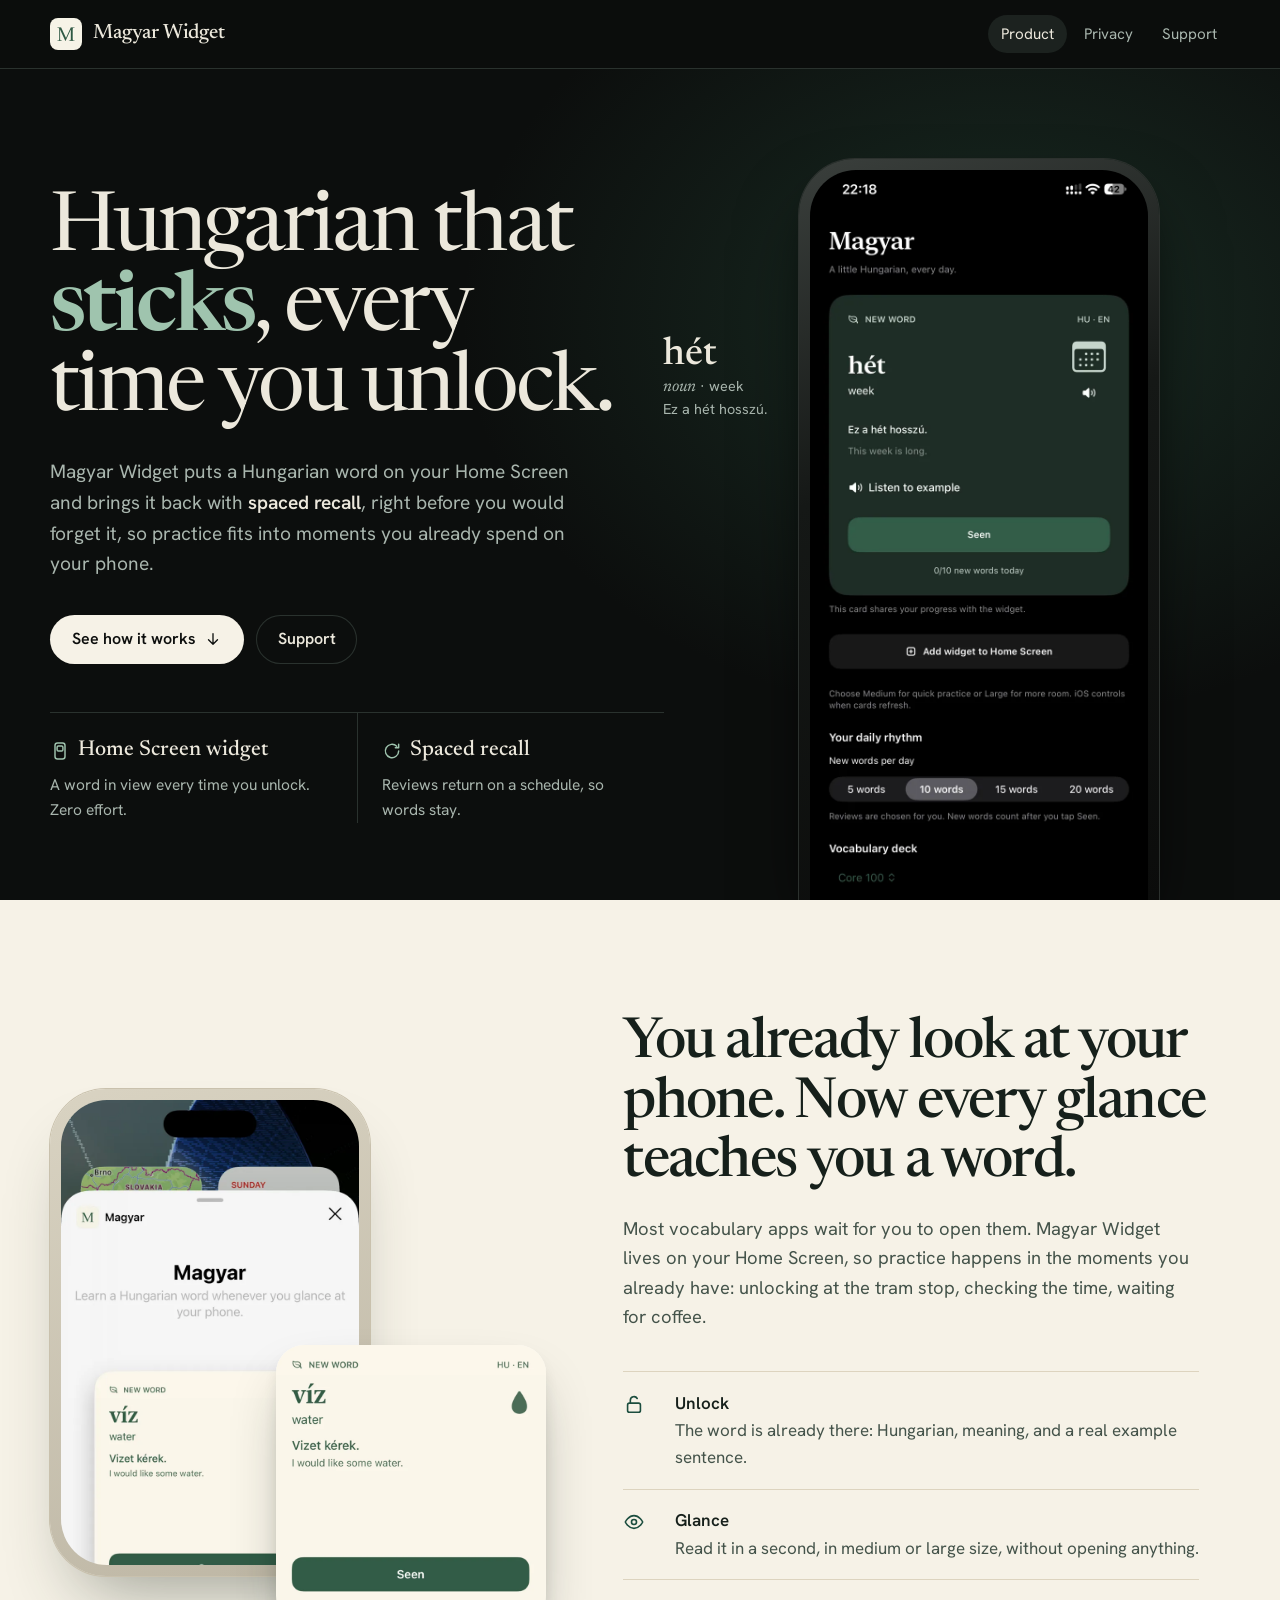
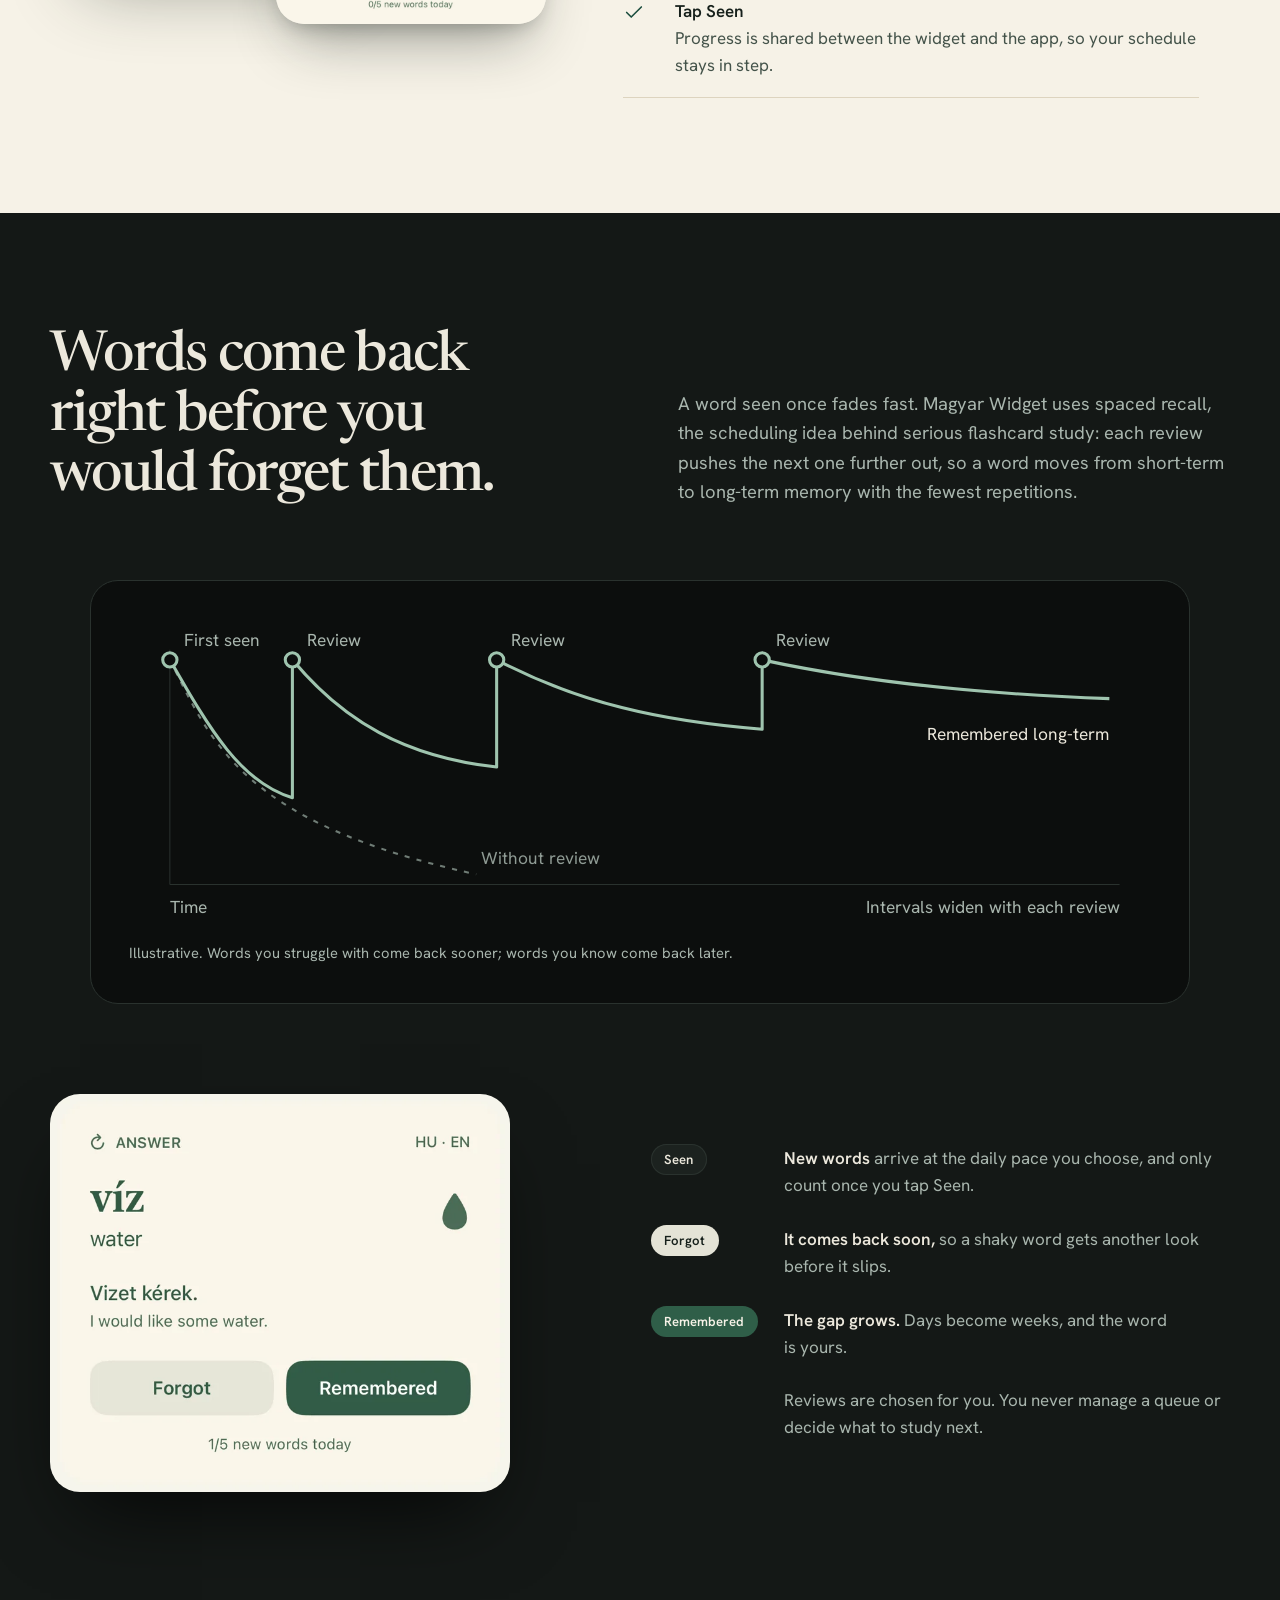
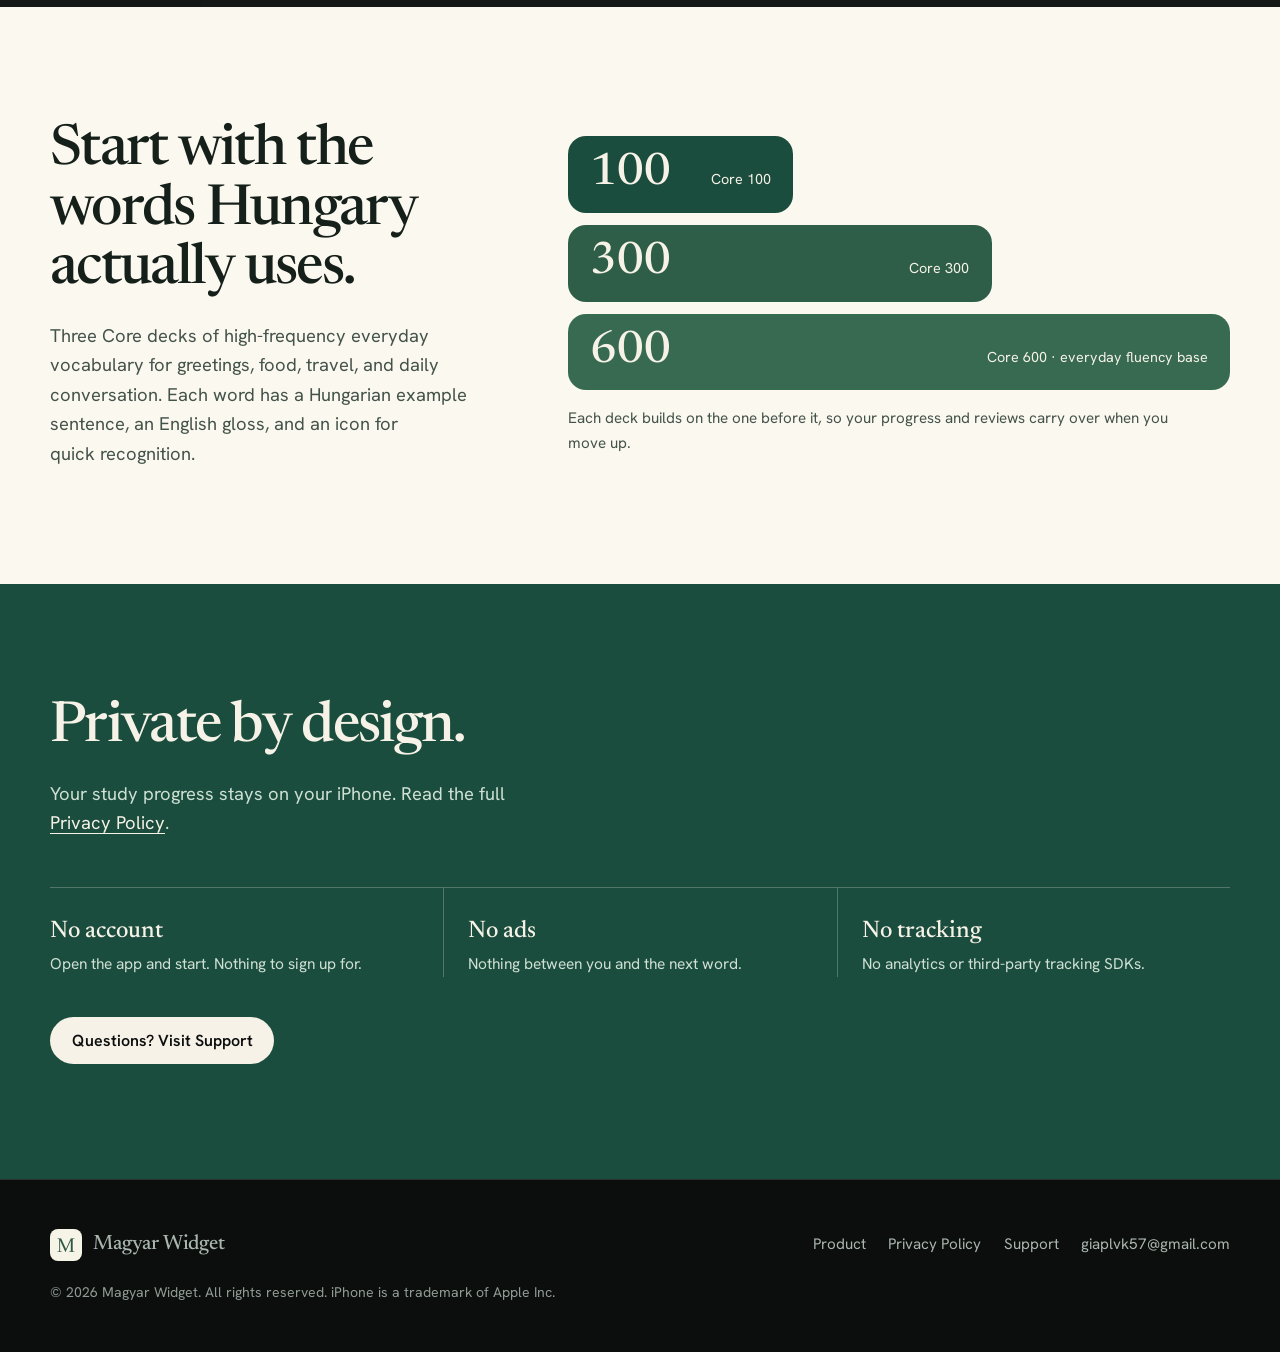
<file: index.html>
<!doctype html>
<html lang="en">
<head>
<meta charset="utf-8">
<meta name="viewport" content="width=device-width,initial-scale=1">
<title>Magyar Widget — Hungarian words that stick, on your Home Screen</title>
<meta name="description" content="Magyar Widget teaches everyday Hungarian with spaced recall and a Home Screen widget. See a word every time you unlock your iPhone.">
<meta name="theme-color" content="#0c0e0d">
<link rel="icon" type="image/png" href="assets/img/icon-64.png">
<link rel="apple-touch-icon" href="assets/img/icon-192.png">
<link rel="preload" href="assets/fonts/newsreader-latin.woff2" as="font" type="font/woff2" crossorigin>
<link rel="preload" href="assets/fonts/hanken-latin.woff2" as="font" type="font/woff2" crossorigin>
<link rel="stylesheet" href="style.css">
</head>
<body>
<a class="skip" href="#main">Skip to content</a>
<header class="site-header">
  <div class="wrap header-inner">
    <a class="brand" href="index.html"><img src="assets/img/icon-64.png" alt="" width="32" height="32"><span>Magyar Widget</span></a>
    <nav class="nav" aria-label="Main"><a href="index.html" aria-current="page">Product</a><a href="privacy.html">Privacy</a><a href="support.html">Support</a></nav>
  </div>
</header>
<main id="main">
<section class="hero">
  <div class="wrap hero-grid">
    <div class="hero-copy">
      <h1>Hungarian that <em>sticks</em>, every time you unlock.</h1>
      <p class="lede">Magyar Widget puts a Hungarian word on your Home Screen and brings it back with <strong>spaced recall</strong>, right before you would forget it, so practice fits into moments you already spend on your phone.</p>
      <div class="actions">
        <a class="btn btn-primary" href="#widget">See how it works <svg viewBox="0 0 24 24" fill="none" stroke="currentColor" stroke-width="1.75" stroke-linecap="round" stroke-linejoin="round" aria-hidden="true"><path d="M12 5v14M6 13l6 6 6-6"/></svg></a>
        <a class="btn btn-ghost" href="support.html">Support</a>
      </div>
      <div class="usp-pair">
        <a href="#widget"><b><svg viewBox="0 0 24 24" fill="none" stroke="currentColor" stroke-width="1.75" stroke-linecap="round" stroke-linejoin="round" aria-hidden="true"><rect x="6" y="2.5" width="12" height="19" rx="3"/><rect x="8.5" y="6" width="7" height="6" rx="1.5"/></svg>Home Screen widget</b><span>A word in view every time you unlock. Zero effort.</span></a>
        <a href="#recall"><b><svg viewBox="0 0 24 24" fill="none" stroke="currentColor" stroke-width="1.75" stroke-linecap="round" stroke-linejoin="round" aria-hidden="true"><path d="M20 12a8 8 0 1 1-2.34-5.66"/><path d="M20 4v4h-4"/></svg>Spaced recall</b><span>Reviews return on a schedule, so words stay.</span></a>
      </div>
    </div>
    <div class="hero-visual">
      <p class="entry" aria-hidden="true"><span class="hu">hét</span><i>noun</i> · week<br>Ez a hét hosszú.</p>
      <div class="device"><img src="assets/img/app-study.webp" width="720" height="1557" alt="Magyar Widget study screen showing the word hét, meaning week, with the example sentence Ez a hét hosszú and a Seen button."></div>
    </div>
  </div>
</section>

<section class="section light" id="widget">
  <div class="wrap widget-grid">
    <div class="widget-visual">
      <div class="device light-frame crop"><img src="assets/img/widget-gallery.webp" width="720" height="1565" alt="The iOS Add Widget gallery previewing the Magyar widget with the word víz, water." ></div>
      <img class="float-card" src="assets/img/widget-card.webp" width="720" height="743" alt="Close-up of the widget: víz, water. Vizet kérek. I would like some water." >
    </div>
    <div class="widget-copy">
      <h2 class="h2">You already look at your phone. Now every glance teaches you a word.</h2>
      <p class="body-lg">Most vocabulary apps wait for you to open them. Magyar Widget lives on your Home Screen, so practice happens in the moments you already have: unlocking at the tram stop, checking the time, waiting for coffee.</p>
      <ul class="unlock">
        <li><svg viewBox="0 0 24 24" fill="none" stroke="currentColor" stroke-width="1.75" stroke-linecap="round" stroke-linejoin="round" aria-hidden="true"><rect x="5" y="11" width="14" height="10" rx="2"/><path d="M8 11V8a4 4 0 0 1 7.5-2"/></svg><div><b>Unlock</b><span>The word is already there: Hungarian, meaning, and a real example sentence.</span></div></li>
        <li><svg viewBox="0 0 24 24" fill="none" stroke="currentColor" stroke-width="1.75" stroke-linecap="round" stroke-linejoin="round" aria-hidden="true"><path d="M2.5 12S6 5 12 5s9.5 7 9.5 7-3.5 7-9.5 7-9.5-7-9.5-7Z"/><circle cx="12" cy="12" r="2.75"/></svg><div><b>Glance</b><span>Read it in a second, in medium or large size, without opening anything.</span></div></li>
        <li><svg viewBox="0 0 24 24" fill="none" stroke="currentColor" stroke-width="1.75" stroke-linecap="round" stroke-linejoin="round" aria-hidden="true"><path d="M4 12.5 9 17.5 20 6.5"/></svg><div><b>Tap Seen</b><span>Progress is shared between the widget and the app, so your schedule stays in step.</span></div></li>
      </ul>
    </div>
  </div>
</section>

<section class="section recall" id="recall">
  <div class="wrap">
    <div class="recall-head">
      <h2 class="h2">Words come back right before you would forget them.</h2>
      <p class="body-lg">A word seen once fades fast. Magyar Widget uses spaced recall, the scheduling idea behind serious flashcard study: each review pushes the next one further out, so a word moves from short-term to long-term memory with the fewest repetitions.</p>
    </div>
    <figure class="curve">
      <svg viewBox="0 0 1000 300" role="img" aria-labelledby="curve-title">
        <title id="curve-title">Illustration: without review, memory of a word fades quickly. With spaced reviews at widening intervals, each decline is slower and memory stays high.</title>
        <g stroke="#2a322e" stroke-width="1"><path d="M40 260H970"/><path d="M40 30V260"/></g>
        <path d="M40 40C80 120 110 200 340 250" fill="none" stroke="#6f7c75" stroke-width="2" stroke-dasharray="5 7"/>
        <path d="M40 40C80 110 110 160 160 175L160 40C210 100 270 135 360 145L360 40C440 82 520 100 620 108L620 40C730 64 850 74 960 78" fill="none" stroke="#9fc4ae" stroke-width="3" stroke-linejoin="round"/>
        <g fill="#0c0e0d" stroke="#9fc4ae" stroke-width="3"><circle cx="40" cy="40" r="7"/><circle cx="160" cy="40" r="7"/><circle cx="360" cy="40" r="7"/><circle cx="620" cy="40" r="7"/></g>
        <g font-family="Hanken Grotesk, sans-serif" font-size="17" fill="#a9b6ae">
          <g class="minor"><text x="54" y="26">First seen</text><text x="174" y="26">Review</text><text x="374" y="26">Review</text><text x="634" y="26">Review</text></g>
          <text class="major" x="345" y="240" fill="#8f9b94">Without review</text>
          <text class="major" x="960" y="118" text-anchor="end" fill="#ece8dc">Remembered long-term</text>
          <g class="minor"><text x="40" y="288">Time</text><text x="970" y="288" text-anchor="end">Intervals widen with each review</text></g>
        </g>
      </svg>
      <figcaption>Illustrative. Words you struggle with come back sooner; words you know come back later.</figcaption>
    </figure>
    <div class="recall-split">
      <img class="recall-card" src="assets/img/recall-card.webp" width="740" height="640" alt="A review card for víz, water, with Forgot and Remembered buttons." >
      <div class="loop">
        <div><span class="tag tag-seen">Seen</span><p><b>New words</b> arrive at the daily pace you choose, and only count once you tap Seen.</p></div>
        <div><span class="tag tag-forgot">Forgot</span><p><b>It comes back soon,</b> so a shaky word gets another look before it slips.</p></div>
        <div><span class="tag tag-remembered">Remembered</span><p><b>The gap grows.</b> Days become weeks, and the word is yours.</p></div>
        <p>Reviews are chosen for you. You never manage a queue or decide what to study next.</p>
      </div>
    </div>
  </div>
</section>

<section class="section paper" id="decks">
  <div class="wrap decks-grid">
    <div>
      <h2 class="h2">Start with the words Hungary actually uses.</h2>
      <p class="body-lg">Three Core decks of high-frequency everyday vocabulary for greetings, food, travel, and daily conversation. Each word has a Hungarian example sentence, an English gloss, and an icon for quick recognition.</p>
    </div>
    <div>
      <div class="nest" role="list">
        <div role="listitem"><span class="n">100</span><span class="l">Core 100</span></div>
        <div role="listitem"><span class="n">300</span><span class="l">Core 300</span></div>
        <div role="listitem"><span class="n">600</span><span class="l">Core 600 · everyday fluency base</span></div>
      </div>
      <p class="decks-note">Each deck builds on the one before it, so your progress and reviews carry over when you move up.</p>
    </div>
  </div>
</section>

<section class="section forest">
  <div class="wrap">
    <h2 class="h2">Private by design.</h2>
    <p class="body-lg">Your study progress stays on your iPhone. Read the full <a href="privacy.html">Privacy Policy</a>.</p>
    <div class="promise">
      <div><b>No account</b><span>Open the app and start. Nothing to sign up for.</span></div>
      <div><b>No ads</b><span>Nothing between you and the next word.</span></div>
      <div><b>No tracking</b><span>No analytics or third-party tracking SDKs.</span></div>
    </div>
    <a class="btn btn-primary" href="support.html">Questions? Visit Support</a>
  </div>
</section>
</main>
<footer class="site-footer">
  <div class="wrap footer-inner">
    <a class="brand" href="index.html"><img src="assets/img/icon-64.png" alt="" width="32" height="32"><span>Magyar Widget</span></a>
    <nav class="footer-links" aria-label="Footer"><a href="index.html">Product</a><a href="privacy.html">Privacy Policy</a><a href="support.html">Support</a><a href="mailto:giaplvk57@gmail.com">giaplvk57@gmail.com</a></nav>
    <p class="footer-copy">© 2026 Magyar Widget. All rights reserved. iPhone is a trademark of Apple Inc.</p>
  </div>
</footer>
</body>
</html>
</file>
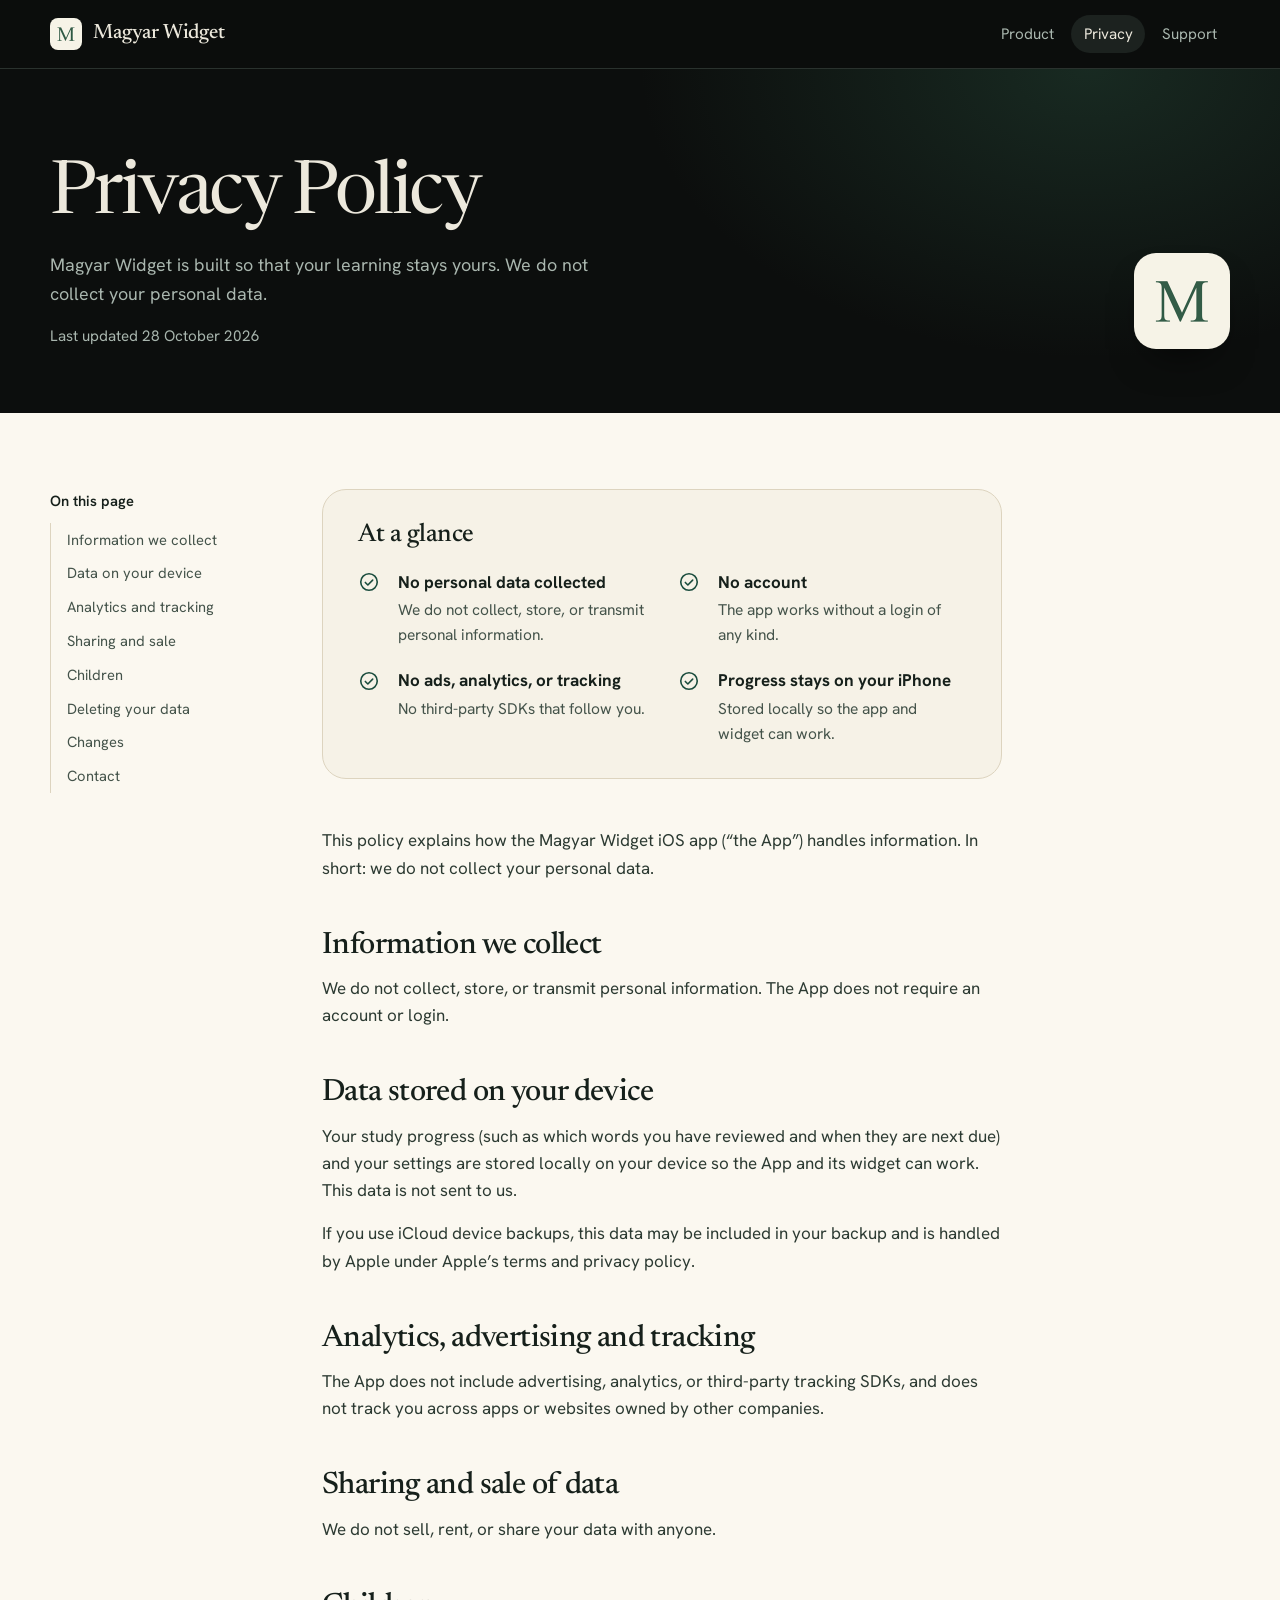
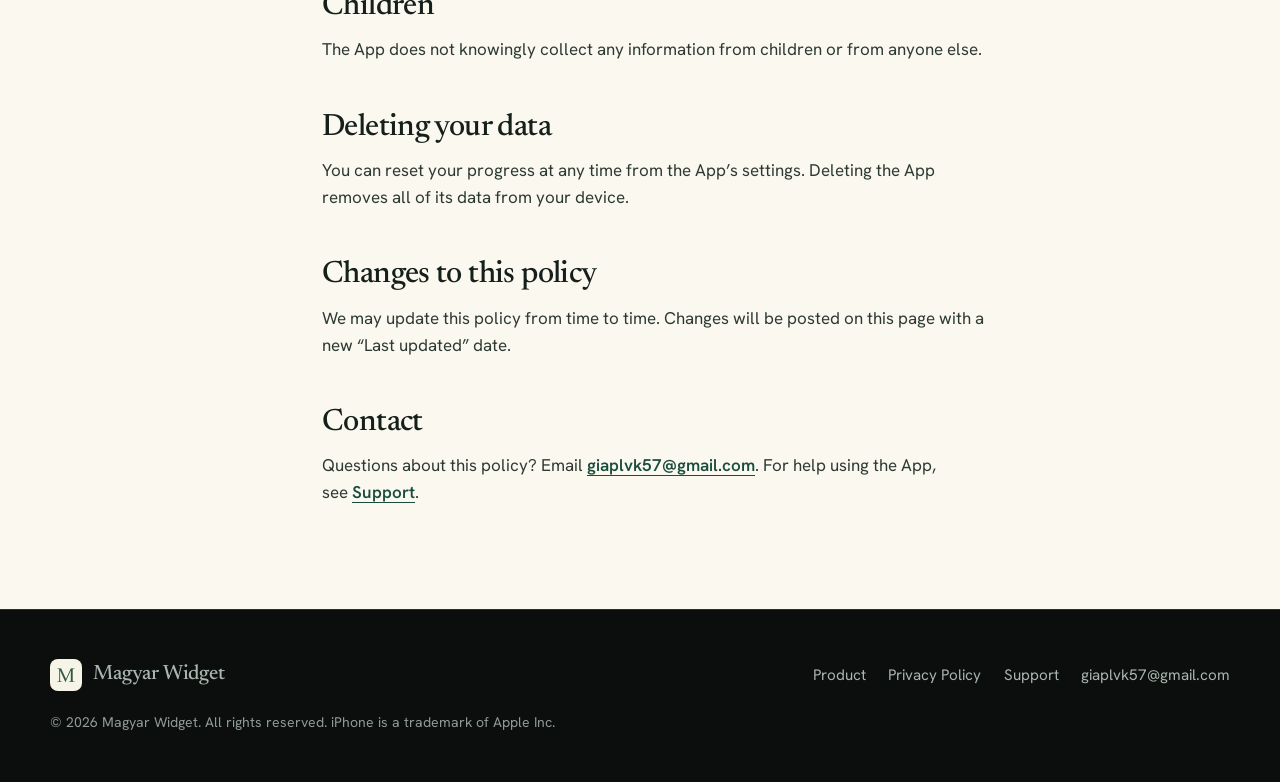
<file: privacy.html>
<!doctype html>
<html lang="en">
<head>
<meta charset="utf-8">
<meta name="viewport" content="width=device-width,initial-scale=1">
<title>Privacy Policy — Magyar Widget</title>
<meta name="description" content="Privacy Policy for the Magyar Widget iOS app. No account, no ads, no tracking; progress stays on your device.">
<meta name="theme-color" content="#0c0e0d">
<link rel="icon" type="image/png" href="assets/img/icon-64.png">
<link rel="apple-touch-icon" href="assets/img/icon-192.png">
<link rel="preload" href="assets/fonts/newsreader-latin.woff2" as="font" type="font/woff2" crossorigin>
<link rel="preload" href="assets/fonts/hanken-latin.woff2" as="font" type="font/woff2" crossorigin>
<link rel="stylesheet" href="style.css">
</head>
<body>
<a class="skip" href="#main">Skip to content</a>
<header class="site-header">
  <div class="wrap header-inner">
    <a class="brand" href="index.html"><img src="assets/img/icon-64.png" alt="" width="32" height="32"><span>Magyar Widget</span></a>
    <nav class="nav" aria-label="Main"><a href="index.html">Product</a><a href="privacy.html" aria-current="page">Privacy</a><a href="support.html">Support</a></nav>
  </div>
</header>
<main id="main">
<header class="masthead">
  <div class="wrap masthead-inner">
    <div>
      <h1>Privacy Policy</h1>
      <p class="sub">Magyar Widget is built so that your learning stays yours. We do not collect your personal data.</p>
      <p class="meta">Last updated 28 October 2026</p>
    </div>
    <img class="glyph" src="assets/img/icon-192.png" width="96" height="96" alt="">
  </div>
</header>
<div class="read">
  <div class="wrap read-grid">
    <nav class="toc" aria-label="On this page">
      <p>On this page</p>
      <ol>
        <li><a href="#collect">Information we collect</a></li>
        <li><a href="#device">Data on your device</a></li>
        <li><a href="#tracking">Analytics and tracking</a></li>
        <li><a href="#sharing">Sharing and sale</a></li>
        <li><a href="#children">Children</a></li>
        <li><a href="#delete">Deleting your data</a></li>
        <li><a href="#changes">Changes</a></li>
        <li><a href="#contact">Contact</a></li>
      </ol>
    </nav>
    <article class="prose">
      <section class="glance" aria-labelledby="glance-h">
        <h2 id="glance-h">At a glance</h2>
        <dl>
          <div><svg viewBox="0 0 24 24" fill="none" stroke="currentColor" stroke-width="1.75" stroke-linecap="round" stroke-linejoin="round" aria-hidden="true"><circle cx="12" cy="12" r="9"/><path d="m8 12.5 2.75 2.75L16 10"/></svg><div><dt>No personal data collected</dt><dd>We do not collect, store, or transmit personal information.</dd></div></div>
          <div><svg viewBox="0 0 24 24" fill="none" stroke="currentColor" stroke-width="1.75" stroke-linecap="round" stroke-linejoin="round" aria-hidden="true"><circle cx="12" cy="12" r="9"/><path d="m8 12.5 2.75 2.75L16 10"/></svg><div><dt>No account</dt><dd>The app works without a login of any kind.</dd></div></div>
          <div><svg viewBox="0 0 24 24" fill="none" stroke="currentColor" stroke-width="1.75" stroke-linecap="round" stroke-linejoin="round" aria-hidden="true"><circle cx="12" cy="12" r="9"/><path d="m8 12.5 2.75 2.75L16 10"/></svg><div><dt>No ads, analytics, or tracking</dt><dd>No third-party SDKs that follow you.</dd></div></div>
          <div><svg viewBox="0 0 24 24" fill="none" stroke="currentColor" stroke-width="1.75" stroke-linecap="round" stroke-linejoin="round" aria-hidden="true"><circle cx="12" cy="12" r="9"/><path d="m8 12.5 2.75 2.75L16 10"/></svg><div><dt>Progress stays on your iPhone</dt><dd>Stored locally so the app and widget can work.</dd></div></div>
        </dl>
      </section>

      <p>This policy explains how the Magyar Widget iOS app (“the App”) handles information. In short: we do not collect your personal data.</p>

      <h2 id="collect">Information we collect</h2>
      <p>We do not collect, store, or transmit personal information. The App does not require an account or login.</p>

      <h2 id="device">Data stored on your device</h2>
      <p>Your study progress (such as which words you have reviewed and when they are next due) and your settings are stored locally on your device so the App and its widget can work. This data is not sent to us.</p>
      <p>If you use iCloud device backups, this data may be included in your backup and is handled by Apple under Apple’s terms and privacy policy.</p>

      <h2 id="tracking">Analytics, advertising and tracking</h2>
      <p>The App does not include advertising, analytics, or third-party tracking SDKs, and does not track you across apps or websites owned by other companies.</p>

      <h2 id="sharing">Sharing and sale of data</h2>
      <p>We do not sell, rent, or share your data with anyone.</p>

      <h2 id="children">Children</h2>
      <p>The App does not knowingly collect any information from children or from anyone else.</p>

      <h2 id="delete">Deleting your data</h2>
      <p>You can reset your progress at any time from the App’s settings. Deleting the App removes all of its data from your device.</p>

      <h2 id="changes">Changes to this policy</h2>
      <p>We may update this policy from time to time. Changes will be posted on this page with a new “Last updated” date.</p>

      <h2 id="contact">Contact</h2>
      <p>Questions about this policy? Email <a href="mailto:giaplvk57@gmail.com">giaplvk57@gmail.com</a>. For help using the App, see <a href="support.html">Support</a>.</p>
    </article>
  </div>
</div>
</main>
<footer class="site-footer">
  <div class="wrap footer-inner">
    <a class="brand" href="index.html"><img src="assets/img/icon-64.png" alt="" width="32" height="32"><span>Magyar Widget</span></a>
    <nav class="footer-links" aria-label="Footer"><a href="index.html">Product</a><a href="privacy.html">Privacy Policy</a><a href="support.html">Support</a><a href="mailto:giaplvk57@gmail.com">giaplvk57@gmail.com</a></nav>
    <p class="footer-copy">© 2026 Magyar Widget. All rights reserved. iPhone is a trademark of Apple Inc.</p>
  </div>
</footer>
</body>
</html>
</file>
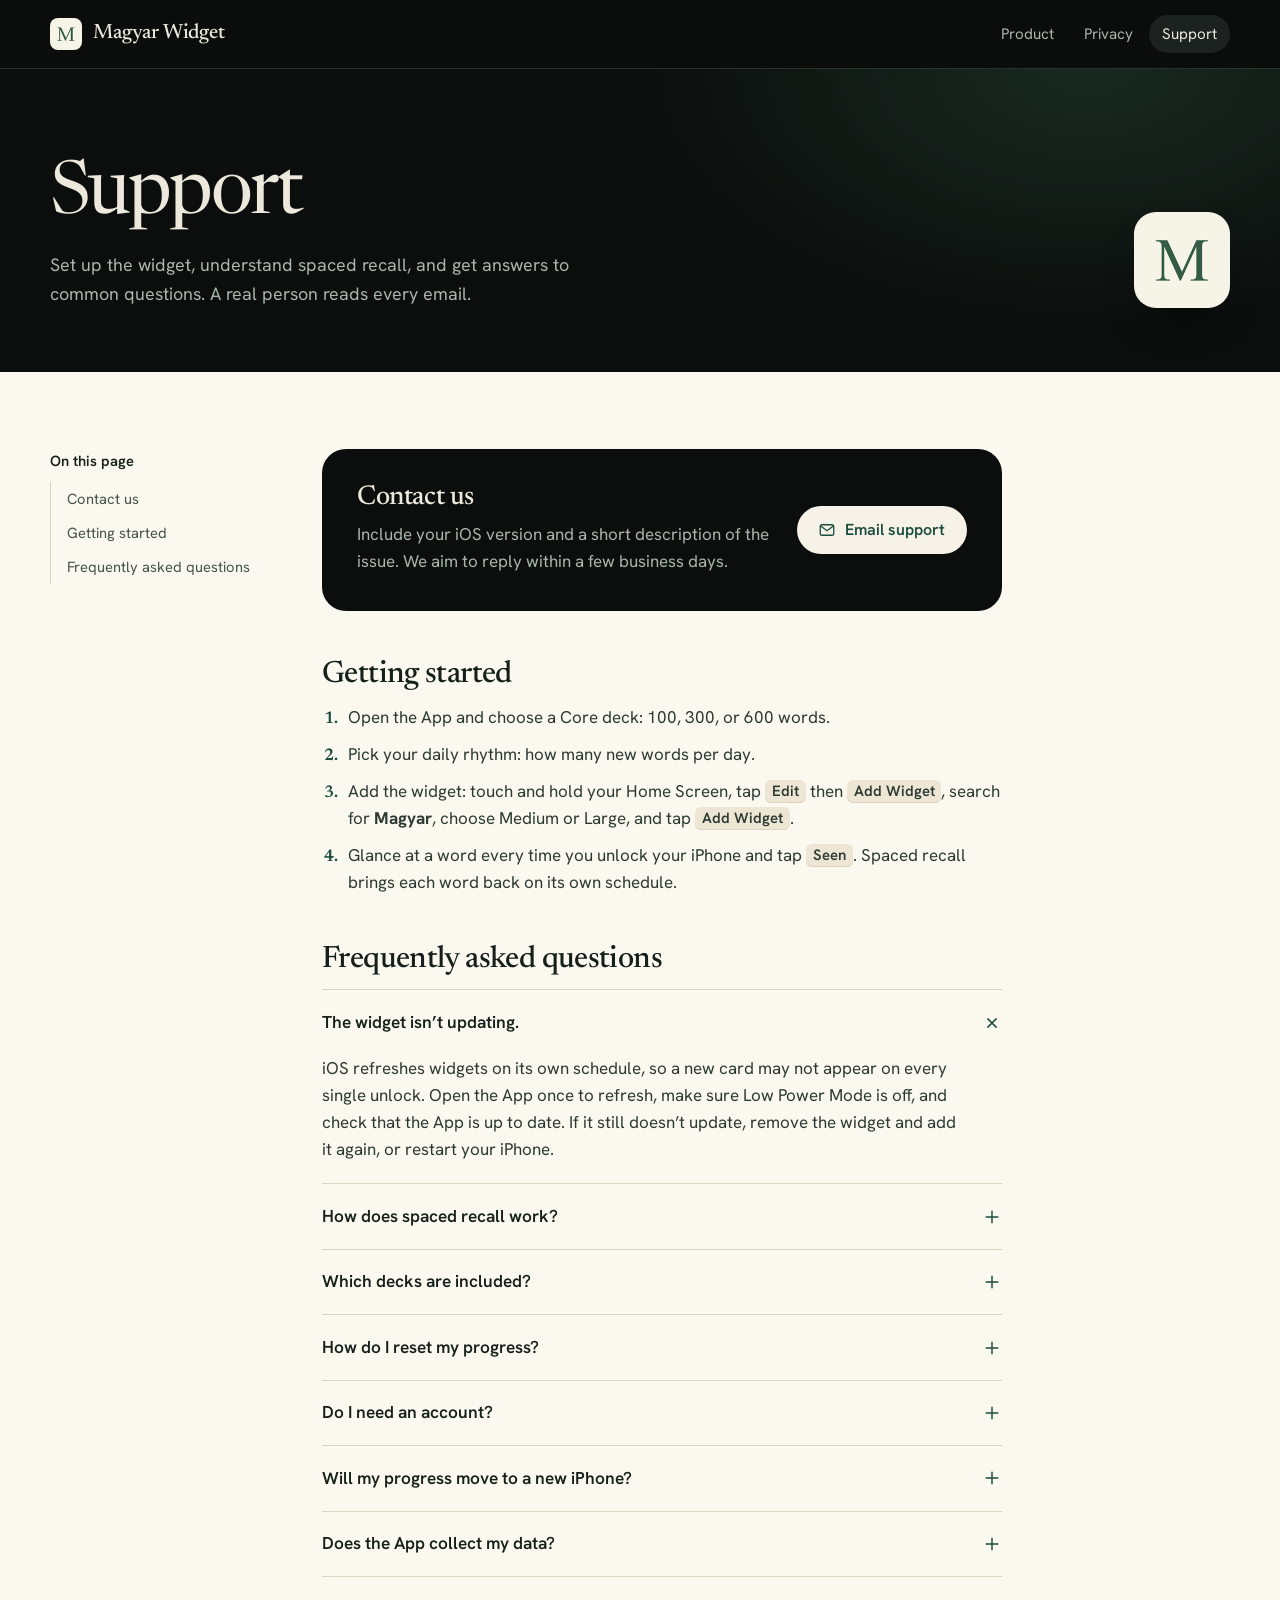
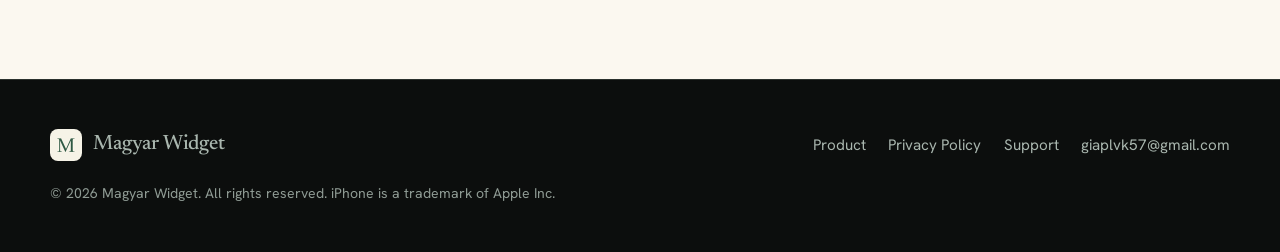
<file: support.html>
<!doctype html>
<html lang="en">
<head>
<meta charset="utf-8">
<meta name="viewport" content="width=device-width,initial-scale=1">
<title>Support — Magyar Widget</title>
<meta name="description" content="Help, FAQ, and contact for the Magyar Widget iOS app: setting up the Home Screen widget, spaced recall, Core decks, and progress.">
<meta name="theme-color" content="#0c0e0d">
<link rel="icon" type="image/png" href="assets/img/icon-64.png">
<link rel="apple-touch-icon" href="assets/img/icon-192.png">
<link rel="preload" href="assets/fonts/newsreader-latin.woff2" as="font" type="font/woff2" crossorigin>
<link rel="preload" href="assets/fonts/hanken-latin.woff2" as="font" type="font/woff2" crossorigin>
<link rel="stylesheet" href="style.css">
</head>
<body>
<a class="skip" href="#main">Skip to content</a>
<header class="site-header">
  <div class="wrap header-inner">
    <a class="brand" href="index.html"><img src="assets/img/icon-64.png" alt="" width="32" height="32"><span>Magyar Widget</span></a>
    <nav class="nav" aria-label="Main"><a href="index.html">Product</a><a href="privacy.html">Privacy</a><a href="support.html" aria-current="page">Support</a></nav>
  </div>
</header>
<main id="main">
<header class="masthead">
  <div class="wrap masthead-inner">
    <div>
      <h1>Support</h1>
      <p class="sub">Set up the widget, understand spaced recall, and get answers to common questions. A real person reads every email.</p>
    </div>
    <img class="glyph" src="assets/img/icon-192.png" width="96" height="96" alt="">
  </div>
</header>
<div class="read">
  <div class="wrap read-grid">
    <nav class="toc" aria-label="On this page">
      <p>On this page</p>
      <ol>
        <li><a href="#contact">Contact us</a></li>
        <li><a href="#start">Getting started</a></li>
        <li><a href="#faq">Frequently asked questions</a></li>
      </ol>
    </nav>
    <article class="prose">
      <section class="contact" id="contact" aria-labelledby="contact-h">
        <div>
          <h2 id="contact-h">Contact us</h2>
          <p>Include your iOS version and a short description of the issue. We aim to reply within a few business days.</p>
        </div>
        <a class="btn btn-primary" href="mailto:giaplvk57@gmail.com?subject=Magyar%20Widget%20support"><svg viewBox="0 0 24 24" fill="none" stroke="currentColor" stroke-width="1.75" stroke-linecap="round" stroke-linejoin="round" aria-hidden="true"><rect x="3" y="5" width="18" height="14" rx="2.5"/><path d="m4 7 8 6 8-6"/></svg>Email support</a>
      </section>

      <h2 id="start">Getting started</h2>
      <ol>
        <li>Open the App and choose a Core deck: 100, 300, or 600 words.</li>
        <li>Pick your daily rhythm: how many new words per day.</li>
        <li>Add the widget: touch and hold your Home Screen, tap <kbd>Edit</kbd> then <kbd>Add Widget</kbd>, search for <b>Magyar</b>, choose Medium or Large, and tap <kbd>Add Widget</kbd>.</li>
        <li>Glance at a word every time you unlock your iPhone and tap <kbd>Seen</kbd>. Spaced recall brings each word back on its own schedule.</li>
      </ol>

      <h2 id="faq">Frequently asked questions</h2>
      <div class="faq">
        <details open><summary>The widget isn’t updating. <svg viewBox="0 0 24 24" fill="none" stroke="currentColor" stroke-width="1.75" stroke-linecap="round" aria-hidden="true"><path d="M12 5v14M5 12h14"/></svg></summary><p>iOS refreshes widgets on its own schedule, so a new card may not appear on every single unlock. Open the App once to refresh, make sure Low Power Mode is off, and check that the App is up to date. If it still doesn’t update, remove the widget and add it again, or restart your iPhone.</p></details>
        <details><summary>How does spaced recall work? <svg viewBox="0 0 24 24" fill="none" stroke="currentColor" stroke-width="1.75" stroke-linecap="round" aria-hidden="true"><path d="M12 5v14M5 12h14"/></svg></summary><p>Each word returns for review on a schedule. Words you mark Forgot come back sooner; words you mark Remembered come back after longer and longer gaps. Reviews are chosen for you, so you never manage a queue.</p></details>
        <details><summary>Which decks are included? <svg viewBox="0 0 24 24" fill="none" stroke="currentColor" stroke-width="1.75" stroke-linecap="round" aria-hidden="true"><path d="M12 5v14M5 12h14"/></svg></summary><p>Three Core decks of high-frequency everyday words: Core 100, Core 300, and Core 600. Each builds on the one before it, so your progress and reviews carry over when you change decks. Every word includes a Hungarian example sentence and an English gloss.</p></details>
        <details><summary>How do I reset my progress? <svg viewBox="0 0 24 24" fill="none" stroke="currentColor" stroke-width="1.75" stroke-linecap="round" aria-hidden="true"><path d="M12 5v14M5 12h14"/></svg></summary><p>Use the reset option in the App’s settings. Deleting and reinstalling the App also removes all progress. Resetting cannot be undone.</p></details>
        <details><summary>Do I need an account? <svg viewBox="0 0 24 24" fill="none" stroke="currentColor" stroke-width="1.75" stroke-linecap="round" aria-hidden="true"><path d="M12 5v14M5 12h14"/></svg></summary><p>No. The App works without an account, and your progress stays on your device.</p></details>
        <details><summary>Will my progress move to a new iPhone? <svg viewBox="0 0 24 24" fill="none" stroke="currentColor" stroke-width="1.75" stroke-linecap="round" aria-hidden="true"><path d="M12 5v14M5 12h14"/></svg></summary><p>Progress is stored on your device. Restoring your new iPhone from an iCloud or computer backup of your old one may bring it over.</p></details>
        <details><summary>Does the App collect my data? <svg viewBox="0 0 24 24" fill="none" stroke="currentColor" stroke-width="1.75" stroke-linecap="round" aria-hidden="true"><path d="M12 5v14M5 12h14"/></svg></summary><p>No. There are no ads, analytics, or tracking. See our <a href="privacy.html">Privacy Policy</a> for details.</p></details>
      </div>
    </article>
  </div>
</div>
</main>
<footer class="site-footer">
  <div class="wrap footer-inner">
    <a class="brand" href="index.html"><img src="assets/img/icon-64.png" alt="" width="32" height="32"><span>Magyar Widget</span></a>
    <nav class="footer-links" aria-label="Footer"><a href="index.html">Product</a><a href="privacy.html">Privacy Policy</a><a href="support.html">Support</a><a href="mailto:giaplvk57@gmail.com">giaplvk57@gmail.com</a></nav>
    <p class="footer-copy">© 2026 Magyar Widget. All rights reserved. iPhone is a trademark of Apple Inc.</p>
  </div>
</footer>
</body>
</html>
</file>
<file: style.css>
/* Magyar Widget — "Evening study" world. See DESIGN.md */
@font-face{font-family:"Newsreader";src:url(assets/fonts/newsreader-latin.woff2) format("woff2");font-weight:200 800;font-style:normal;font-display:swap;unicode-range:U+0000-00FF,U+0131,U+0152-0153,U+02BB-02BC,U+02C6,U+02DA,U+02DC,U+0304,U+0308,U+0329,U+2000-206F,U+20AC,U+2122,U+2191,U+2193,U+2212,U+2215,U+FEFF,U+FFFD}
@font-face{font-family:"Newsreader";src:url(assets/fonts/newsreader-latin-ext.woff2) format("woff2");font-weight:200 800;font-style:normal;font-display:swap;unicode-range:U+0100-02BA,U+02BD-02C5,U+02C7-02CC,U+02CE-02D7,U+02DD-02FF,U+1E00-1E9F,U+A720-A7FF}
@font-face{font-family:"Newsreader";src:url(assets/fonts/newsreader-italic-latin.woff2) format("woff2");font-weight:200 800;font-style:italic;font-display:swap;unicode-range:U+0000-00FF,U+0131,U+0152-0153,U+2000-206F}
@font-face{font-family:"Newsreader";src:url(assets/fonts/newsreader-italic-latin-ext.woff2) format("woff2");font-weight:200 800;font-style:italic;font-display:swap;unicode-range:U+0100-02BA,U+02BD-02C5,U+1E00-1E9F}
@font-face{font-family:"Hanken Grotesk";src:url(assets/fonts/hanken-latin.woff2) format("woff2");font-weight:300 800;font-display:swap;unicode-range:U+0000-00FF,U+0131,U+0152-0153,U+02BB-02BC,U+02C6,U+02DA,U+02DC,U+2000-206F,U+20AC,U+2122,U+2212,U+FEFF,U+FFFD}
@font-face{font-family:"Hanken Grotesk";src:url(assets/fonts/hanken-latin-ext.woff2) format("woff2");font-weight:300 800;font-display:swap;unicode-range:U+0100-02BA,U+02BD-02C5,U+1E00-1E9F}

:root{
  --night:#0c0e0d; --night-2:#141816; --night-3:#1c221f; --line-dark:#2a322e;
  --forest:#1b4d3e; --forest-2:#2f5e48; --forest-3:#3f7a5e; --sage:#9fc4ae;
  --cream:#f6f2e7; --cream-2:#ede6d4; --paper:#fbf8f0; --line-light:#ddd4bf;
  --ink:#16201b; --ink-2:#44534a; --on-dark:#ece8dc; --on-dark-2:#a9b6ae;
  --serif:"Newsreader",Georgia,"Times New Roman",serif;
  --sans:"Hanken Grotesk",ui-sans-serif,system-ui,sans-serif;
  --wrap:1180px; --ease:cubic-bezier(.16,1,.3,1);
}
*,*::before,*::after{box-sizing:border-box}
html{-webkit-text-size-adjust:100%;scroll-behavior:smooth;scrollbar-color:var(--forest-3) var(--night)}
body{margin:0;font-family:var(--sans);font-size:1.0625rem;line-height:1.6;color:var(--on-dark);background:var(--night);-webkit-font-smoothing:antialiased;text-rendering:optimizeLegibility}
img{display:block;max-width:100%;height:auto}
::selection{background:var(--sage);color:var(--night)}
.light ::selection,.read ::selection{background:var(--forest);color:var(--cream)}
a{color:inherit;text-underline-offset:.22em;text-decoration-thickness:1px}
:focus-visible{outline:2px solid var(--sage);outline-offset:3px;border-radius:6px}
.light :focus-visible,.read :focus-visible{outline-color:var(--forest)}
.skip{position:absolute;left:1rem;top:-3rem;background:var(--cream);color:var(--ink);padding:.5rem .9rem;border-radius:8px;z-index:10}
.skip:focus{top:1rem}
.wrap{width:min(100%,var(--wrap));margin-inline:auto}
.hero,.section,.masthead,.read,.site-footer,.site-header{padding-inline:1.25rem}
h1,h2,h3{font-family:var(--serif);font-weight:500;line-height:1.06;letter-spacing:-.02em;margin:0;text-wrap:balance}
p{margin:0;text-wrap:pretty}
.hu{font-family:var(--serif);font-weight:600;font-optical-sizing:auto}

/* Chrome */
.site-header{position:sticky;top:0;z-index:5;background:color-mix(in srgb,var(--night) 88%,transparent);backdrop-filter:saturate(1.4) blur(14px);-webkit-backdrop-filter:saturate(1.4) blur(14px);border-bottom:1px solid var(--line-dark)}
.header-inner{display:flex;align-items:center;justify-content:space-between;height:68px;gap:1rem}
.brand{display:flex;align-items:center;gap:.7rem;text-decoration:none;font-family:var(--serif);font-size:1.3rem;font-weight:500;letter-spacing:-.01em}
.brand img{width:32px;height:32px;border-radius:8px;box-shadow:0 1px 0 rgba(255,255,255,.08) inset}
.nav{display:flex;gap:.25rem}
.nav a{text-decoration:none;font-size:.95rem;color:var(--on-dark-2);padding:.45rem .8rem;border-radius:999px;transition:color .2s,background-color .2s}
.nav a:hover{color:var(--on-dark);background:var(--night-3)}
.nav a[aria-current=page]{color:var(--on-dark);background:var(--night-3)}

.btn{display:inline-flex;align-items:center;gap:.55rem;font:600 1rem/1 var(--sans);text-decoration:none;padding:.95rem 1.35rem;border-radius:999px;transition:background-color .2s,color .2s,transform .2s var(--ease)}
.btn svg{width:18px;height:18px}
.btn-primary{background:var(--cream);color:var(--night)}
.btn-primary:hover{background:#fff;transform:translateY(-1px)}
.btn-ghost{color:var(--on-dark);box-shadow:inset 0 0 0 1px var(--line-dark)}
.btn-ghost:hover{background:var(--night-3)}
.btn-forest{background:var(--forest);color:var(--cream)}
.btn-forest:hover{background:var(--forest-2)}

/* Hero */
.hero{position:relative;overflow:hidden;padding-block:clamp(3.5rem,7vw,6.5rem) 0;background:
  radial-gradient(60% 70% at 78% 30%,rgba(47,94,72,.38),transparent 70%),var(--night)}
.hero-grid{display:grid;grid-template-columns:minmax(0,1.1fr) minmax(0,.9fr);gap:clamp(2rem,5vw,5rem);align-items:end}
.hero h1{font-size:clamp(2.9rem,6.4vw,5.6rem);font-weight:400;letter-spacing:-.035em;line-height:.98}
.hero h1 em{font-style:normal;font-weight:600;color:var(--sage)}
.hero .lede{margin-top:1.6rem;font-size:clamp(1.1rem,1.5vw,1.28rem);color:var(--on-dark-2);max-width:34rem}
.hero .lede strong{color:var(--on-dark);font-weight:600}
.actions{display:flex;flex-wrap:wrap;gap:.75rem;margin-top:2.2rem}
.usp-pair{display:grid;grid-template-columns:1fr 1fr;gap:0;margin-top:3rem;padding-bottom:clamp(3rem,6vw,5rem)}
.usp-pair a{border-top:1px solid var(--line-dark)}
.usp-pair a{display:block;text-decoration:none;padding:1.3rem 1.5rem 0 0}
.usp-pair a+a{padding-left:1.5rem;border-left:1px solid var(--line-dark)}
.usp-pair b{display:flex;align-items:center;gap:.5rem;font-family:var(--serif);font-size:1.35rem;font-weight:500;color:var(--on-dark)}
.usp-pair b svg{width:20px;height:20px;color:var(--sage);flex:none}
.usp-pair span{display:block;margin-top:.35rem;color:var(--on-dark-2);font-size:.97rem}
.usp-pair a:hover b{color:#fff}

.hero-visual{position:relative;justify-self:center;width:min(100%,360px);animation:rise 1.1s var(--ease) both}
@keyframes rise{from{transform:translateY(28px);filter:blur(6px);opacity:.25}to{transform:none;filter:none;opacity:1}}
@media (prefers-reduced-motion:reduce){.hero-visual{animation:none}html{scroll-behavior:auto}}
.device{position:relative;border-radius:56px;padding:11px;background:linear-gradient(160deg,#3a3f3c,#151816 40%,#0b0c0b);box-shadow:0 0 0 1px #2c312e,0 40px 80px -20px rgba(0,0,0,.7),0 18px 36px -18px rgba(0,0,0,.6)}
.device img{border-radius:46px;width:100%;aspect-ratio:1284/2778;object-fit:cover;object-position:top}
.device.crop img{aspect-ratio:1284/2000}
.hero .device{margin-bottom:-1px;border-bottom-left-radius:0;border-bottom-right-radius:0;padding-bottom:0}
.hero .device img{border-bottom-left-radius:0;border-bottom-right-radius:0}
.entry{position:absolute;left:-8.5rem;top:24%;width:12rem;font-size:.9rem;color:var(--on-dark-2);line-height:1.45}
.entry .hu{display:block;font-size:2.4rem;color:var(--on-dark);line-height:1;font-weight:500}
.entry i{font-family:var(--serif);font-size:1.05rem}
.entry::after{content:"";position:absolute;right:-1.2rem;top:1.25rem;width:3.2rem;height:1px;background:var(--forest-3)}

/* Sections */
.section{padding-block:clamp(4.5rem,9vw,8rem)}
.light{background:var(--cream);color:var(--ink)}
.paper{background:var(--paper);color:var(--ink)}
.forest{background:var(--forest);color:var(--cream)}
.h2{font-size:clamp(2.2rem,4.4vw,3.6rem);letter-spacing:-.03em}
.body-lg{font-size:1.15rem;max-width:36rem;margin-top:1.3rem}
.light .body-lg,.paper .body-lg{color:var(--ink-2)}
.forest .body-lg{color:#cfe0d5}

/* USP 1: widget */
.widget-grid{display:grid;grid-template-columns:minmax(0,.9fr) minmax(0,1.1fr);gap:clamp(2.5rem,6vw,6rem);align-items:center}
.widget-visual{position:relative;padding:0 0 3rem 0}
.widget-visual .device{width:min(78%,320px)}
.widget-visual .device.light-frame{background:linear-gradient(160deg,#d9d3c2,#bdb6a4);box-shadow:0 0 0 1px #c9c1ad,0 40px 70px -30px rgba(40,50,40,.45)}
.float-card{position:absolute;right:0;bottom:0;width:min(58%,270px);border-radius:28px;overflow:hidden;box-shadow:0 2px 0 rgba(255,255,255,.6) inset,0 30px 60px -20px rgba(22,32,27,.45),0 10px 20px -10px rgba(22,32,27,.3)}
.unlock{list-style:none;margin:2.4rem 0 0;padding:0;display:grid;gap:0;border-top:1px solid var(--line-light);max-width:36rem}
.unlock li{display:grid;grid-template-columns:2.25rem 1fr;gap:1rem;padding:1.1rem 0;border-bottom:1px solid var(--line-light)}
.unlock svg{width:22px;height:22px;color:var(--forest);margin-top:.2rem}
.unlock b{display:block;font-weight:600}
.unlock span{color:var(--ink-2)}

/* USP 2: recall */
.recall{background:var(--night-2)}
.recall-head{display:grid;grid-template-columns:minmax(0,1fr) minmax(0,1fr);gap:clamp(2rem,6vw,6rem);align-items:end}
.recall-head .body-lg{color:var(--on-dark-2)}
.curve{margin-top:clamp(3rem,6vw,4.5rem);border:1px solid var(--line-dark);border-radius:28px;padding:clamp(1.5rem,3vw,2.5rem);background:var(--night)}
.curve svg{width:100%;height:auto;display:block}
.curve figcaption{margin-top:1rem;font-size:.92rem;color:var(--on-dark-2)}
.recall-split{display:grid;grid-template-columns:minmax(0,.95fr) minmax(0,1.05fr);gap:clamp(2rem,6vw,6rem);align-items:center;margin-top:clamp(3.5rem,7vw,6rem)}
.recall-card{border-radius:30px;overflow:hidden;box-shadow:0 40px 80px -30px rgba(0,0,0,.8);max-width:460px}
.loop{counter-reset:none;display:grid;gap:1.6rem}
.loop div{display:grid;grid-template-columns:7.25rem 1fr;gap:1.1rem;align-items:baseline}
.loop .tag{justify-self:start}
.loop>p{padding-left:8.35rem}
@media (max-width:640px){.loop>p{padding-left:0}}
.loop .tag{font:600 .82rem/1 var(--sans);padding:.55rem .85rem;border-radius:999px;white-space:nowrap}
.tag-forgot{background:#e4e3d6;color:var(--ink)}
.tag-remembered{background:var(--forest-2);color:var(--cream)}
.tag-seen{background:var(--night-3);color:var(--on-dark);box-shadow:inset 0 0 0 1px var(--line-dark)}
.loop p{color:var(--on-dark-2)}
.loop p b{color:var(--on-dark);font-weight:600}

/* Decks */
.decks-grid{display:grid;grid-template-columns:minmax(0,.8fr) minmax(0,1.2fr);gap:clamp(2rem,6vw,6rem);align-items:center}
.nest{display:grid;gap:.75rem}
.nest div{display:flex;align-items:baseline;justify-content:space-between;gap:1rem;padding:1rem 1.4rem;border-radius:18px;background:var(--forest-2);color:var(--cream)}
.nest div:nth-child(1){width:34%;background:var(--forest)}
.nest div:nth-child(2){width:64%;background:var(--forest-2)}
.nest div:nth-child(3){width:100%;background:#376a51}
.nest .n{font-family:var(--serif);font-size:clamp(2rem,3.6vw,2.8rem);line-height:1;font-weight:500;font-variant-numeric:lining-nums tabular-nums}
.nest .l{font-size:.9rem;color:var(--cream)}
.decks-note{margin-top:1rem;font-size:.95rem;color:var(--ink-2)}

/* Promise + CTA */
.promise{display:grid;grid-template-columns:repeat(3,minmax(0,1fr));gap:0;margin-top:3rem}
.promise div{border-top:1px solid rgba(246,242,231,.25)}
.promise div{padding:1.5rem 1.5rem 0 0}
.promise div+div{padding-left:1.5rem;border-left:1px solid rgba(246,242,231,.25)}
.promise b{display:block;font-family:var(--serif);font-size:1.5rem;font-weight:500}
.promise span{color:#cfe0d5;font-size:.97rem}
.forest .btn-primary{margin-top:2.5rem}
.forest a:not(.btn){color:var(--cream)}

/* Footer */
.site-footer{background:var(--night);border-top:1px solid var(--line-dark);padding-block:3rem;color:var(--on-dark-2);font-size:.95rem}
.footer-inner{display:flex;flex-wrap:wrap;justify-content:space-between;align-items:center;gap:1.25rem 2rem}
.footer-links{display:flex;flex-wrap:wrap;gap:.4rem 1.4rem}
.footer-links a{text-decoration:none}
.footer-links a:hover{color:var(--on-dark);text-decoration:underline}
.footer-copy{width:100%;font-size:.88rem;color:#8f9b94}

/* Read pages */
.masthead{background:radial-gradient(50% 120% at 85% 0%,rgba(47,94,72,.35),transparent 70%),var(--night);padding-block:clamp(3.5rem,7vw,5.5rem) clamp(3rem,5vw,4rem)}
.masthead-inner{display:grid;grid-template-columns:minmax(0,1fr) auto;gap:2rem;align-items:end}
.masthead h1{font-size:clamp(2.8rem,6vw,4.6rem);font-weight:400;letter-spacing:-.035em}
.masthead .sub{margin-top:1rem;color:var(--on-dark-2);font-size:1.12rem;max-width:36rem}
.masthead .meta{margin-top:1rem;color:var(--on-dark-2);font-size:.95rem;font-variant-numeric:tabular-nums}
.masthead .glyph{width:96px;height:96px;border-radius:22px;box-shadow:0 20px 40px -20px rgba(0,0,0,.8)}
.read{background:var(--paper);color:var(--ink);padding-block:clamp(3rem,6vw,5rem) clamp(4rem,8vw,6.5rem)}
.read-grid{display:grid;grid-template-columns:13rem minmax(0,1fr);gap:clamp(2rem,5vw,4.5rem);align-items:start}
.toc{position:sticky;top:96px;font-size:.92rem}
.toc p{font-weight:600;color:var(--ink);margin-bottom:.6rem}
.toc ol{list-style:none;margin:0;padding:0;border-left:1px solid var(--line-light)}
.toc a{display:block;padding:.32rem 0 .32rem 1rem;color:var(--ink-2);text-decoration:none;margin-left:-1px;border-left:1px solid transparent}
.toc a:hover{color:var(--forest);border-left-color:var(--forest)}
.prose{max-width:68ch}
.prose h2{font-size:clamp(1.6rem,2.4vw,2rem);margin:3rem 0 .8rem;scroll-margin-top:96px}
.prose h2:first-child{margin-top:0}
.prose p,.prose li{color:#2c3a32}
.prose p+p{margin-top:1rem}
.prose a{color:var(--forest);font-weight:600}
.prose ol{padding-left:1.25rem;margin:0}
.prose ol li{padding-left:.4rem;margin:.6rem 0}
.prose ol li::marker{font-family:var(--serif);font-weight:600;color:var(--forest)}
.prose kbd{font:600 .88em var(--sans);background:var(--cream-2);border-radius:6px;padding:.1em .45em;box-shadow:inset 0 -1px 0 var(--line-light)}

.glance{background:var(--cream);border:1px solid var(--line-light);border-radius:24px;padding:2rem 2.2rem;margin-bottom:3rem}
@media (max-width:640px){.glance{padding:1.5rem}}
.glance h2{margin:0 0 1.2rem;font-size:1.6rem}
.glance dl{display:grid;grid-template-columns:repeat(2,minmax(0,1fr));gap:1.2rem 2rem;margin:0}
.glance dl>div{display:grid;grid-template-columns:28px 1fr;gap:.75rem}
.glance svg{width:22px;height:22px;color:var(--forest);margin-top:.15rem}
.glance dt{font-weight:700;color:var(--ink)}
.glance dd{margin:.15rem 0 0;color:var(--ink-2);font-size:.97rem}

.contact{display:grid;grid-template-columns:minmax(0,1fr) auto;gap:1.5rem;align-items:center;background:var(--night);color:var(--on-dark);border-radius:24px;padding:clamp(1.5rem,3vw,2.2rem);margin-bottom:3rem}
.contact h2{margin:0;font-size:1.7rem;color:var(--on-dark)}
.contact p{margin-top:.5rem;color:var(--on-dark-2)}
.contact .btn{white-space:nowrap}

.faq details:first-child{border-top:1px solid var(--line-light)}
.faq details{border-bottom:1px solid var(--line-light)}
.faq summary{list-style:none;cursor:pointer;display:flex;justify-content:space-between;gap:1rem;align-items:center;padding:1.15rem 0;font-weight:600;font-size:1.08rem;color:var(--ink)}
.faq summary::-webkit-details-marker{display:none}
.faq summary svg{width:20px;height:20px;flex:none;color:var(--forest);transition:transform .25s var(--ease)}
.faq details[open] summary svg{transform:rotate(45deg)}
.faq summary:hover{color:var(--forest)}
.faq details p{padding:0 2.5rem 1.25rem 0;margin:0}

/* Responsive */
@media (max-width:1100px){.entry{display:none}}
@media (max-width:900px){
  .hero-grid,.widget-grid,.recall-head,.recall-split,.decks-grid,.read-grid{grid-template-columns:1fr}
  .hero-visual{width:min(78%,320px)}
  .widget-visual{max-width:440px;margin-inline:auto;width:100%}
  .widget-grid .widget-copy{order:-1}
  .toc{display:none}
  .recall-card{margin-inline:auto}
}
@media (max-width:640px){
  .curve .minor{display:none}
  .curve .major{font-size:40px}
  body{font-size:1rem}
  .nav a{padding:.4rem .55rem;font-size:.9rem}
  .brand span{display:none}
  .usp-pair,.promise{grid-template-columns:1fr}
  .usp-pair a+a,.promise div+div{padding-left:0;border-left:0}
  .usp-pair a+a,.promise div+div{margin-top:1.3rem}
  .glance dl{grid-template-columns:1fr}
  .contact{grid-template-columns:1fr}
  .masthead .glyph{width:64px;height:64px;border-radius:15px}
  .nest div:nth-child(1){width:52%}.nest div:nth-child(2){width:76%}
}
</file>
